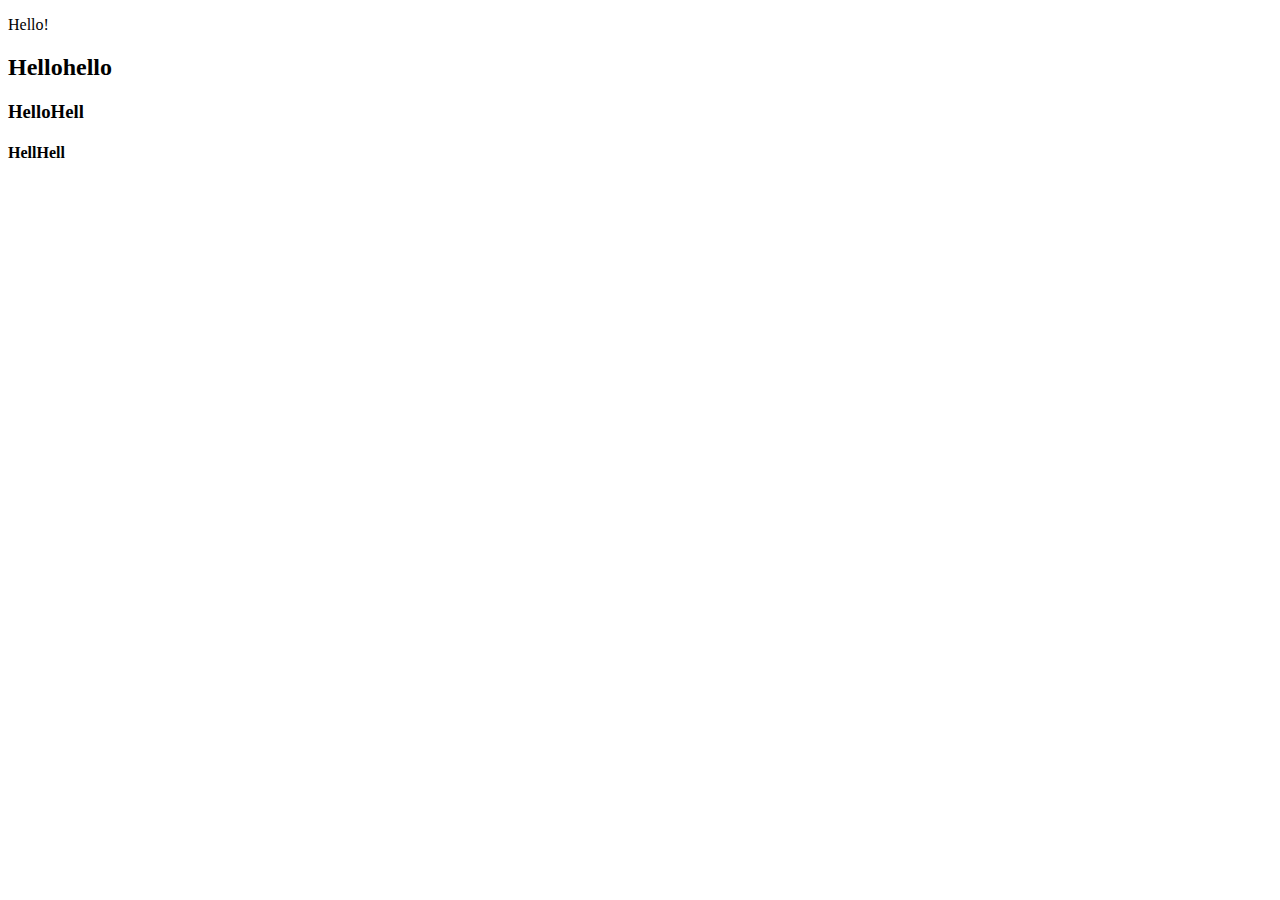
<file: index.html>
<!DOCTYPE html>
<html lang="en">
<head>
    <meta charset="UTF-8">
    <meta name="viewport" content="width=device-width, initial-scale=1.0">
    <title>Document</title>
    <link rel="stylesheet" href="">
</head>
<body>
    
    <p>Hello!</p>
    <h2>Hellohello</h2>
    <h3>HelloHell</h3>
    <h4>HellHell</h4>

    <!--<script>

        alert (1);
    </script>-->

    <script src="JS/script.js"></script>
</body>
</html>
</file>
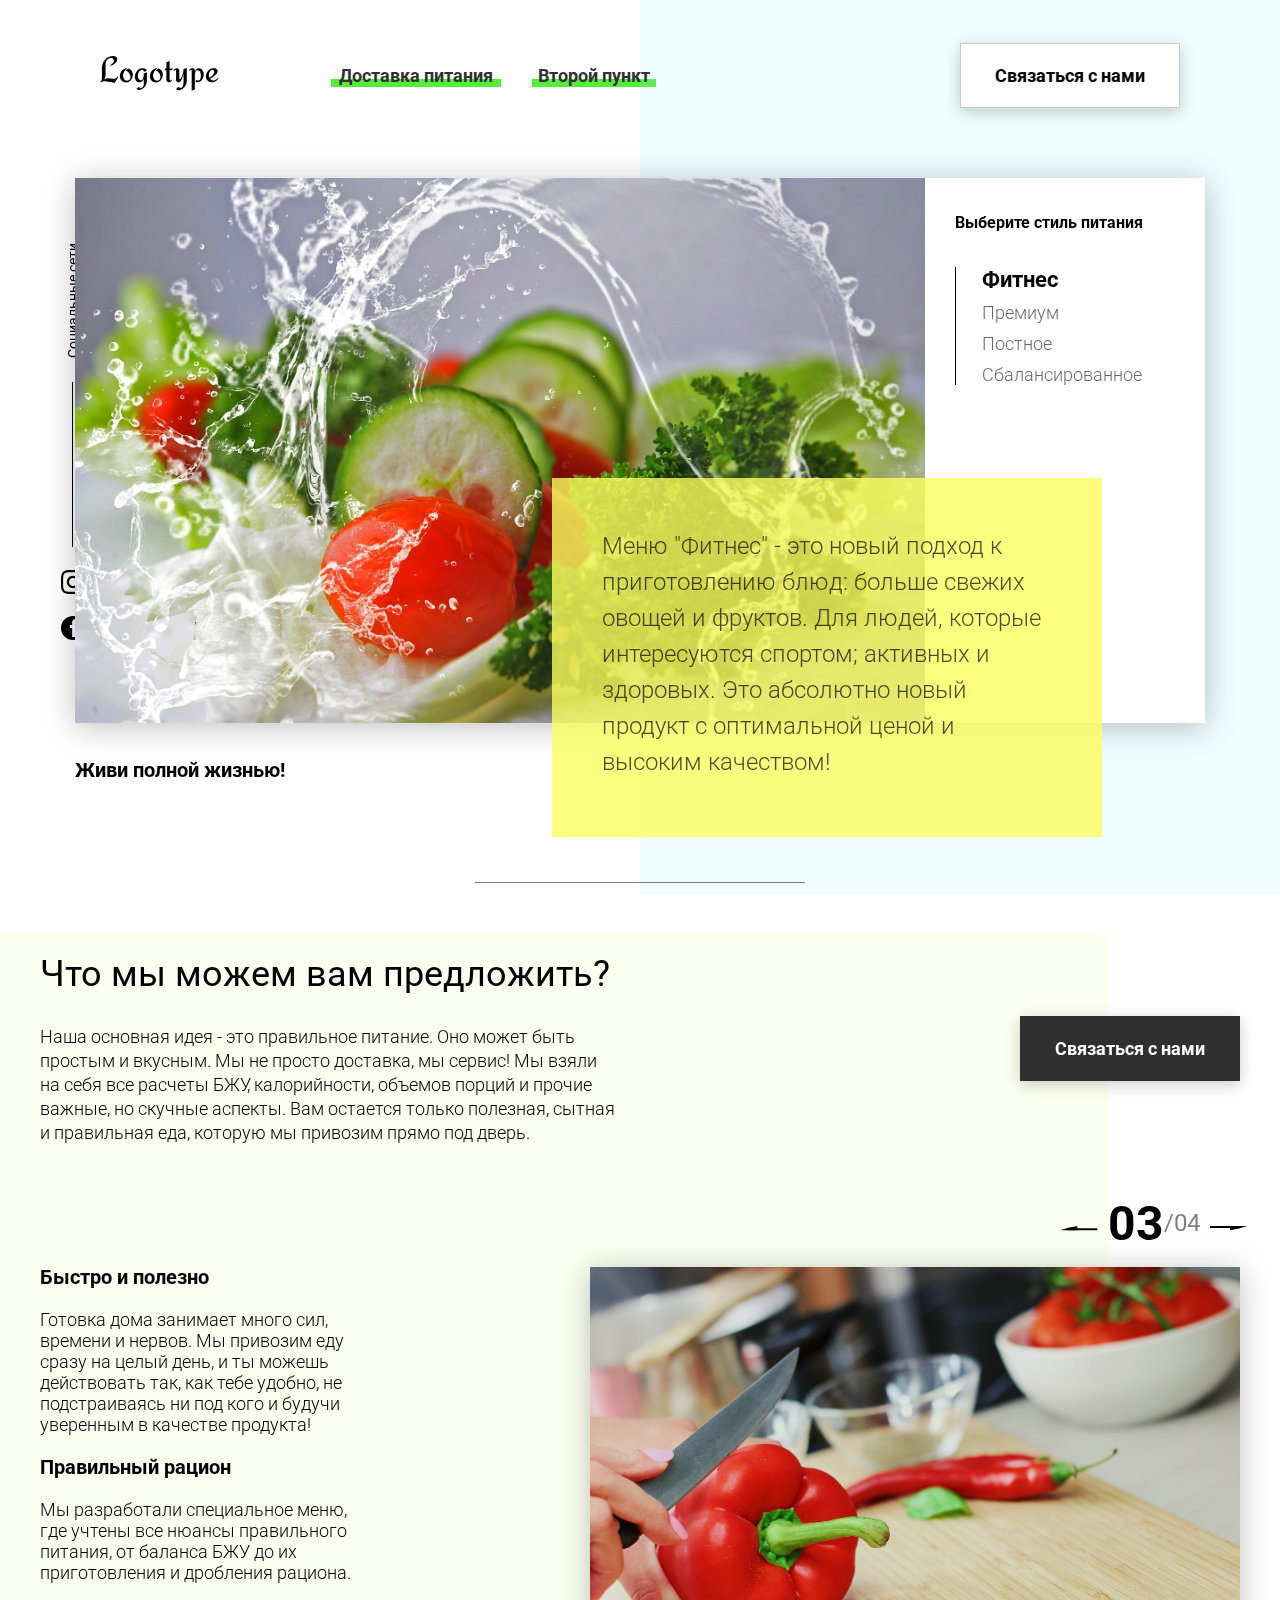
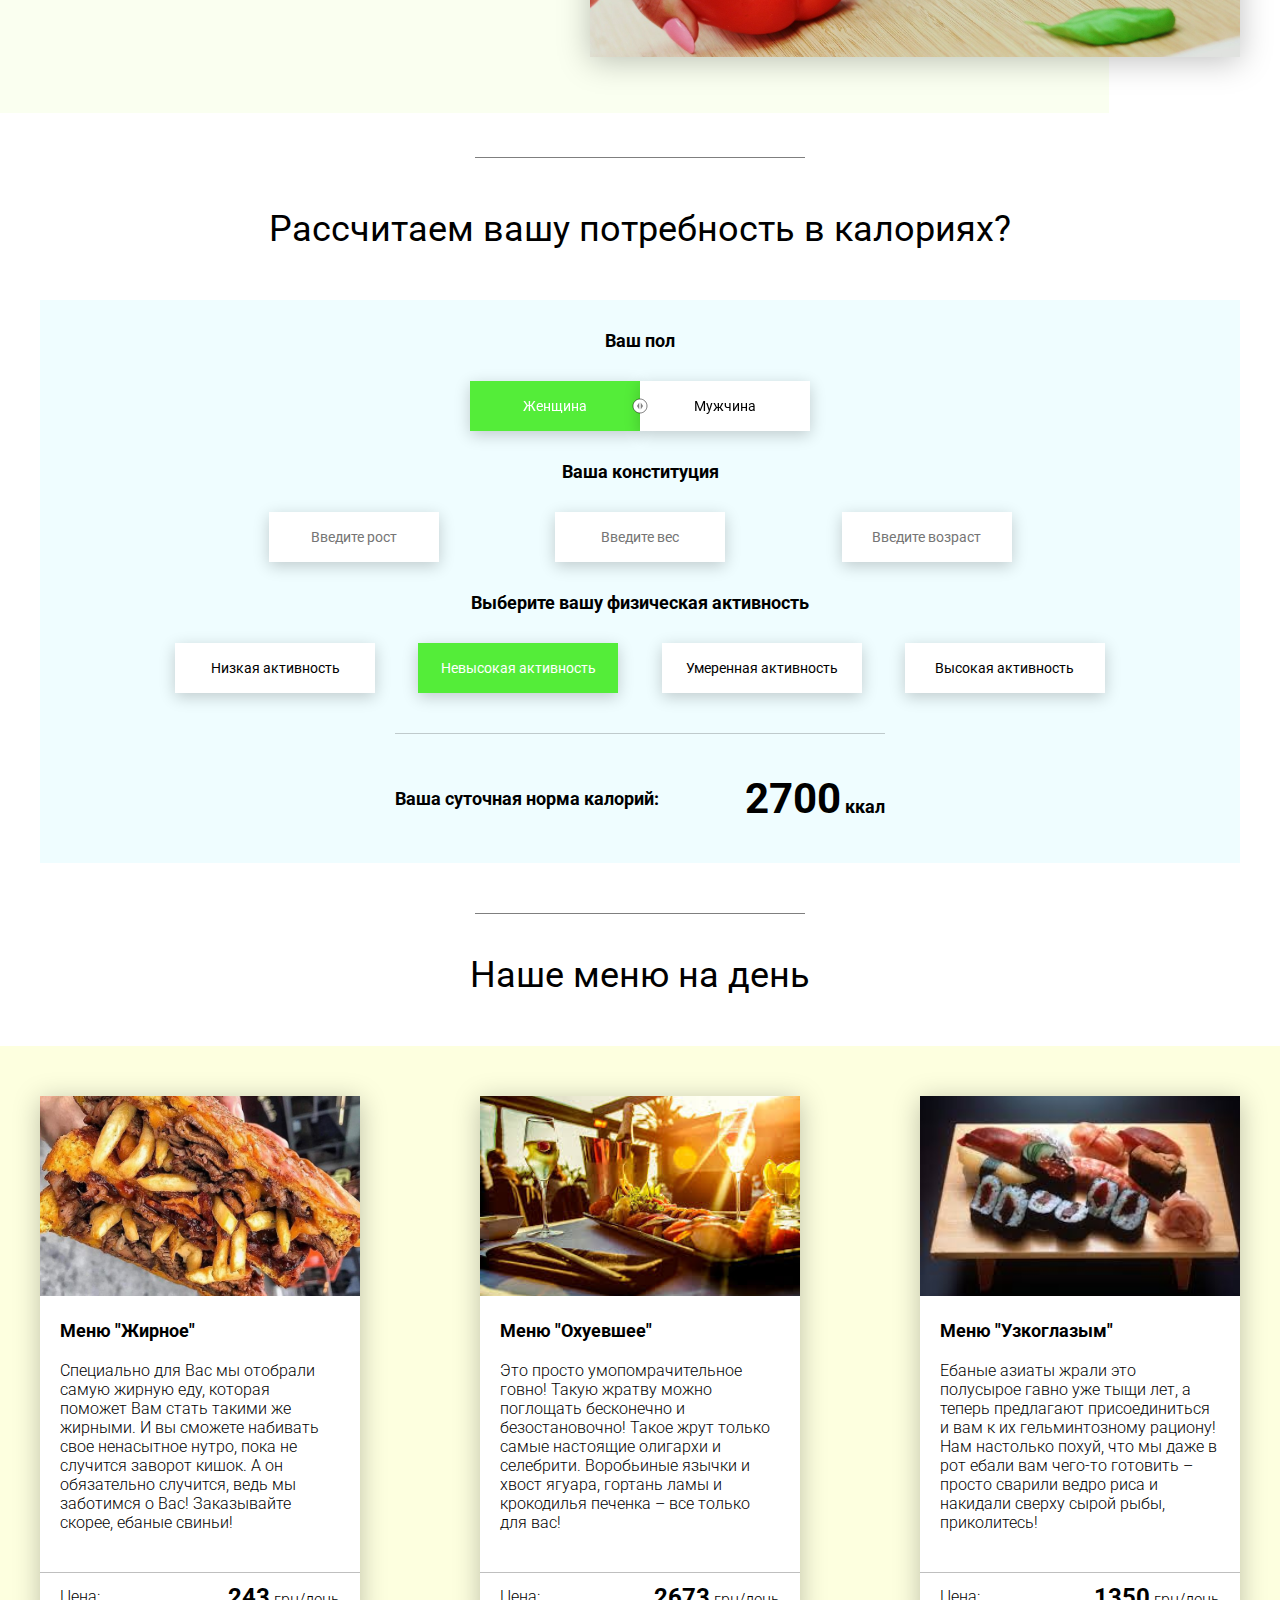
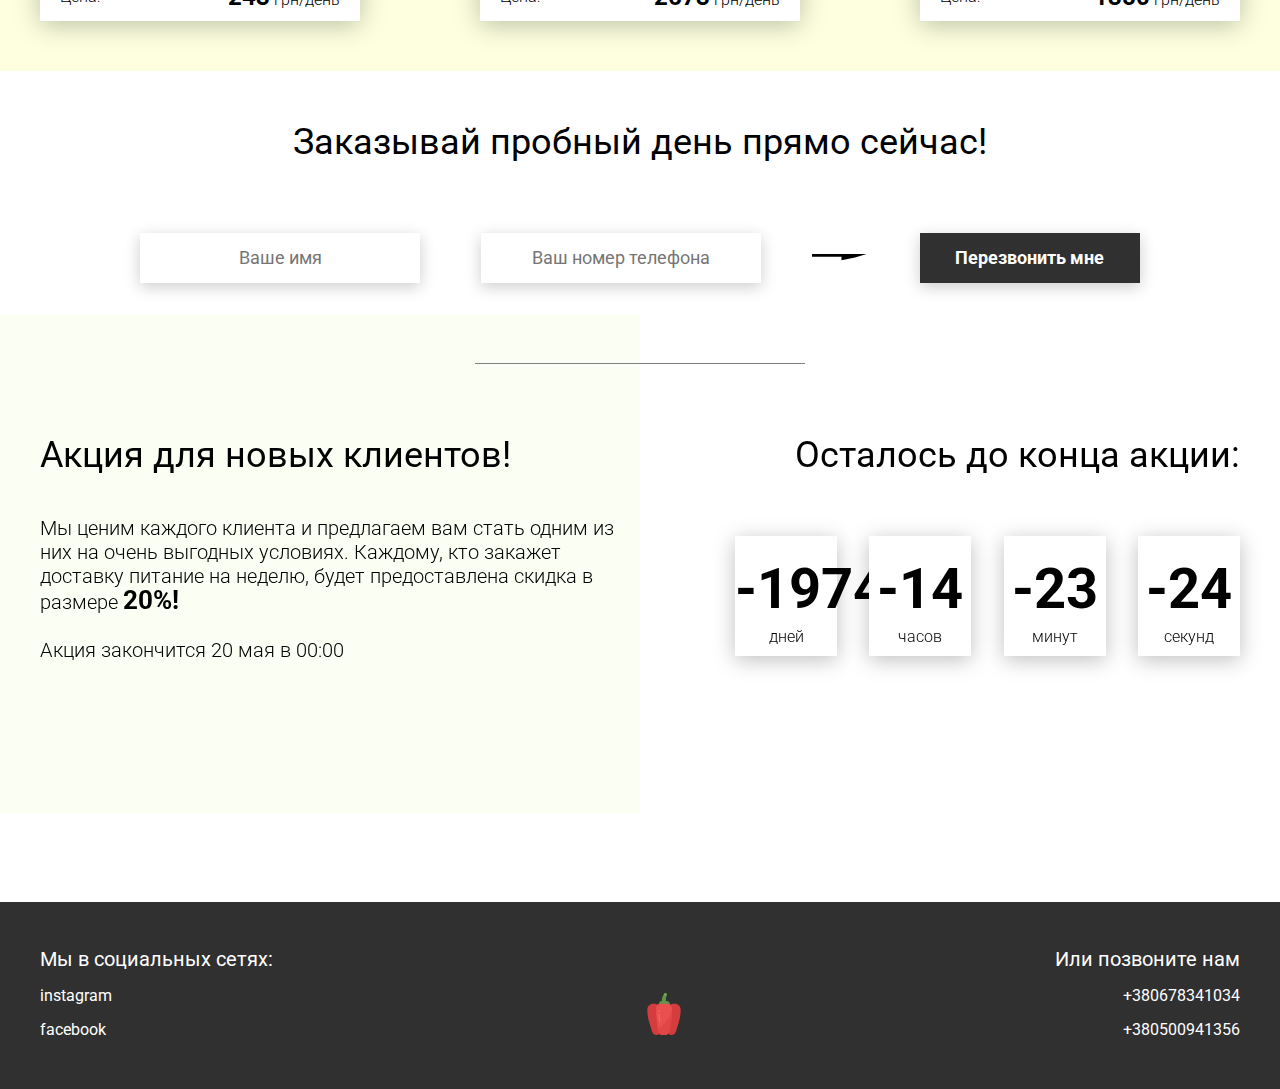
<file: 038 Food-dist/index.html>
<!DOCTYPE html>
<html lang="en">
<head>
    <meta charset="UTF-8">
    <meta name="viewport" content="width=device-width, initial-scale=1.0">
    <title>Food</title>
    <link rel="stylesheet" href="css/style.css">
</head>
<body>
    <header class="header">
        <div class="header__left-block">
            <div class="header__logo">
                <img src="icons/logo.svg" alt="Логотип">
            </div>
            <nav class="header__links">
                <a href="#" class="header__link">Доставка питания</a>
                <a href="#" class="header__link">Второй пункт</a>
            </nav>
        </div>
        <div class="header__right-block">
            <button data-modal class="btn btn_white">Связаться с нами</button>
        </div>
    </header>
    <div class="sidepanel">
        <div class="sidepanel__text"><span>Социальные сети</span></div>
        <div class="sidepanel__divider"></div>
        <a href="#" class="sidepanel__icon">
            <img src="icons/instagram.svg" alt="instagram">
        </a>
        <a href="#" class="sidepanel__icon">
            <img src="icons/facebook.svg" alt="facebook">
        </a>
    </div>

    <div class="preview">
        <div class="bgc_blue"></div>
        <div class="container">
            <div class="tabcontainer">
                <div class="tabcontent">
                    <img src="img/tabs/vegy.jpg" alt="vegy">
                    <div class="tabcontent__descr">
                        Меню "Фитнес" - это новый подход к приготовлению блюд: больше свежих овощей и фруктов. Для людей, которые интересуются спортом; активных и здоровых. Это абсолютно новый продукт с оптимальной ценой и высоким качеством!
                    </div>
                </div>
                <div class="tabcontent">
                    <img src="img/tabs/elite.jpg" alt="elite">
                    <div class="tabcontent__descr">
                        Меню “Премиум” - мы используем не только красивый дизайн упаковки, но и качественное исполнение блюд. Красная рыба, морепродукты, фрукты - ресторанное меню без похода в ресторан!                                     
                    </div>
                </div>
                <div class="tabcontent">
                    <img src="img/tabs/post.jpg" alt="post">
                    <div class="tabcontent__descr">
                        Наше специальное “Постное меню” - это тщательный подбор ингредиентов: полное отсутствие продуктов животного происхождения. Полная гармония с собой и природой в каждом элементе! Все будет Ом!                                     
                    </div>
                </div>
                <div class="tabcontent">
                    <img src="img/tabs/vegy.jpg" alt="vegy">
                    <div class="tabcontent__descr">
                        Меню "Сбалансированное" - это соответствие вашего рациона всем научным рекомендациям. Мы тщательно просчитываем вашу потребность в к/б/ж/у и создаем лучшие блюда для вас.
                    </div>
                </div>
                <div class="tabheader">
                    <h3>Выберите стиль питания</h3>
                    <div class="tabheader__items">
                        <div class="tabheader__item tabheader__item_active">Фитнес</div>
                        <div class="tabheader__item">Премиум</div>
                        <div class="tabheader__item">Постное</div>
                        <div class="tabheader__item">Сбалансированное</div>
                    </div>
                </div>
            </div>
            <div class="preview__life">Живи полной жизнью!</div>
        </div>
    </div>

    <div class="divider"></div>

    <div class="offer">
        <div class="bgc_y"></div>
        <div class="container">
            <div class="offer__text">
                <h2 class="title">Что мы можем вам предложить?</h2>
                <div class="offer__descr">
                    Наша основная идея - это правильное питание. Оно может быть простым и вкусным. Мы не просто доставка, мы сервис! Мы взяли на себя все расчеты БЖУ, калорийности, объемов порций и прочие важные, но скучные аспекты. Вам остается только полезная, сытная и правильная еда, которую мы привозим прямо под дверь.
                </div>
            </div>
            <div class="offer__action">
                <button data-modal class="btn btn_dark">Связаться с нами</button>
            </div>
        </div>
        <div class="container">
            <div class="offer__advantages">
                <h2>Быстро и полезно</h2>
                <div class="offer__advantages-text">
                    Готовка дома занимает много сил, времени и нервов. Мы привозим еду сразу на целый день, и ты можешь действовать так, как тебе удобно, не подстраиваясь ни под кого и будучи уверенным в качестве продукта!
                </div>
                <h2>Правильный рацион</h2>
                <div class="offer__advantages-text">
                    Мы разработали специальное меню, где учтены все нюансы правильного питания, от баланса БЖУ до их приготовления и дробления рациона.
                </div>
            </div>
            <div class="offer__slider">
                <div class="offer__slider-counter">
                    <div class="offer__slider-prev">
                        <img src="icons/left.svg" alt="prev">
                    </div>
                    <span id="current">03</span>
                    /
                    <span id="total">04</span>
                    <div class="offer__slider-next">
                        <img src="icons/right.svg" alt="next">
                    </div>
                </div>
                <div class="offer__slider-wrapper">
                    <div class="offer__slide">
                        <img src="img/slider/pepper.jpg" alt="pepper">
                    </div>
                    <!-- <div class="offer__slide">
                        <img src="img/slider/food-12.jpg" alt="food">
                    </div>
                    <div class="offer__slide">
                        <img src="img/slider/olive-oil.jpg" alt="oil">
                    </div>
                    <div class="offer__slide">
                        <img src="img/slider/paprika.jpg" alt="paprika">
                    </div> -->
                </div>
            </div>
        </div>
    </div>

    <div class="divider"></div>

    <div class="calculating">
        <div class="container">
            <h2 class="title">Рассчитаем вашу потребность в калориях?
            </h2>
            <div class="calculating__field">
                <div class="calculating__subtitle">
                    Ваш пол
                </div>
                <div class="calculating__choose" id="gender">
                    <div class="calculating__choose-item calculating__choose-item_active">Женщина</div>
                    <div class="calculating__choose-item">Мужчина</div>
                </div>

                <div class="calculating__subtitle">
                    Ваша конституция
                </div>
                <div class="calculating__choose calculating__choose_medium">
                    <input type="text" id="height" placeholder="Введите рост" class="calculating__choose-item">
                    <input type="text" id="weight" placeholder="Введите вес"  class="calculating__choose-item">
                    <input type="text" id="age" placeholder="Введите возраст" class="calculating__choose-item">
                </div>

                <div class="calculating__subtitle">
                    Выберите вашу физическая активность
                </div>
                <div class="calculating__choose calculating__choose_big">
                    <div id="low" class="calculating__choose-item">Низкая активность </div>
                    <div id="small"  class="calculating__choose-item calculating__choose-item_active">Невысокая активность</div>
                    <div id="medium" class="calculating__choose-item">Умеренная активность</div>
                    <div id="high" class="calculating__choose-item">Высокая активность</div>
                </div>

                <div class="calculating__divider"></div>

                <div class="calculating__total">
                    <div class="calculating__subtitle">
                        Ваша суточная норма калорий:
                    </div>
                    <div class="calculating__result">
                        <span>2700</span> ккал
                    </div>
                </div>
            </div>
        </div>
    </div>

    <div class="divider"></div>

    <div class="menu">
        <h2 class="title">Наше меню на день</h2>

        <div class="menu__field">
            <div data-menu class="container">
                <!-- <div class="menu__item">
                    <img src="img/tabs/vegy.jpg" alt="vegy">
                    <h3 class="menu__item-subtitle">Меню "Фитнес"</h3>
                    <div class="menu__item-descr">Меню "Фитнес" - это новый подход к приготовлению блюд: больше свежих овощей и фруктов. Продукт активных и здоровых людей. Это абсолютно новый продукт с оптимальной ценой и высоким качеством!</div>
                    <div class="menu__item-divider"></div>
                    <div class="menu__item-price">
                        <div class="menu__item-cost">Цена:</div>
                        <div class="menu__item-total"><span>229</span> грн/день</div>
                    </div>
                </div>
                <div class="menu__item">
                    <img src="img/tabs/elite.jpg" alt="elite">
                    <h3 class="menu__item-subtitle">Меню “Премиум”</h3>
                    <div class="menu__item-descr">В меню “Премиум” мы используем не только красивый дизайн упаковки, но и качественное исполнение блюд. Красная рыба, морепродукты, фрукты - ресторанное меню без похода в ресторан!</div>
                    <div class="menu__item-divider"></div>
                    <div class="menu__item-price">
                        <div class="menu__item-cost">Цена:</div>
                        <div class="menu__item-total"><span>550</span> грн/день</div>
                    </div>
                </div>
                <div class="menu__item">
                    <img src="img/tabs/post.jpg" alt="post">
                    <h3 class="menu__item-subtitle">Меню "Постное"</h3>
                    <div class="menu__item-descr">Меню “Постное” - это тщательный подбор ингредиентов: полное отсутствие продуктов животного происхождения, молоко из миндаля, овса, кокоса или гречки, правильное количество белков за счет тофу и импортных вегетарианских стейков. </div>
                    <div class="menu__item-divider"></div>
                    <div class="menu__item-price">
                        <div class="menu__item-cost">Цена:</div>
                        <div class="menu__item-total"><span>430</span> грн/день</div>
                    </div> -->
                </div>
            </div>
        </div>
    </div>

    <div class="order">
        <div class="container">
            <div class="title">Заказывай пробный день прямо сейчас!</div>
            <form action="#" class="order__form">
                <input required placeholder="Ваше имя" name="name" type="text" class="order__input">
                <input required placeholder="Ваш номер телефона" name="phone" type="phone" class="order__input">
                <img src="icons/right.svg" alt="right">
                <button class="btn btn_dark btn_min">Перезвонить мне</button>
            </form>
        </div>
    </div>

    <div class="divider"></div>

    <div class="promotion">
        <div class="bgc_y"></div>
        <div class="container">
            <div class="promotion__text">
                <div class="title">Акция для новых клиентов!</div>
                <div class="promotion__descr">
                    Мы ценим каждого клиента и предлагаем вам стать одним из них на очень выгодных условиях. 
                    Каждому, кто закажет доставку питание на неделю, будет предоставлена скидка в размере <span>20%!</span>
                    <br><br>
                    Акция закончится 20 мая в 00:00
                </div>
            </div>
            <div class="promotion__timer">
                <div class="title">Осталось до конца акции:</div>
                <div class="timer">
                    <div class="timer__block">
                        <span id="days">12</span>
                        дней
                    </div>
                    <div class="timer__block">
                        <span id="hours">20</span>
                        часов
                    </div>
                    <div class="timer__block">
                        <span id="minutes">56</span>
                        минут
                    </div>
                    <div class="timer__block">
                        <span id="seconds">20</span>
                        секунд
                    </div>
                </div>
            </div>
        </div>
    </div>

    <footer class="footer">
        <div class="container">
            <div class="social">
                <div class="subtitle">Мы в социальных сетях:</div>
                <a href="#" class="link">instagram</a>
                <a href="#" class="link">facebook</a>
            </div>
            <div class="pepper">
                <img src="icons/veg.svg" alt="pepper">
            </div>
            <div class="call">
                <div class="subtitle">Или позвоните нам</div>
                <a href="#" class="link">+380678341034</a>
                <a href="#" class="link">+380500941356</a>
            </div>
        </div>
    </footer>

    <div class="modal">
        <div class="modal__dialog">
            <div class="modal__content">
                <form action="#">
                    <div data-close class="modal__close">&times;</div>
                    <div class="modal__title">Мы свяжемся с вами как можно быстрее!</div>
                    <input required placeholder="Ваше имя" name="name" type="text" class="modal__input">
                    <input required placeholder="Ваш номер телефона" name="phone" type="phone" class="modal__input">
                    <button class="btn btn_dark btn_min">Перезвонить мне</button>
                </form>
            </div>
        </div>
    </div>

    <script src="js/script.js"></script>
</body>
</html>
</file>
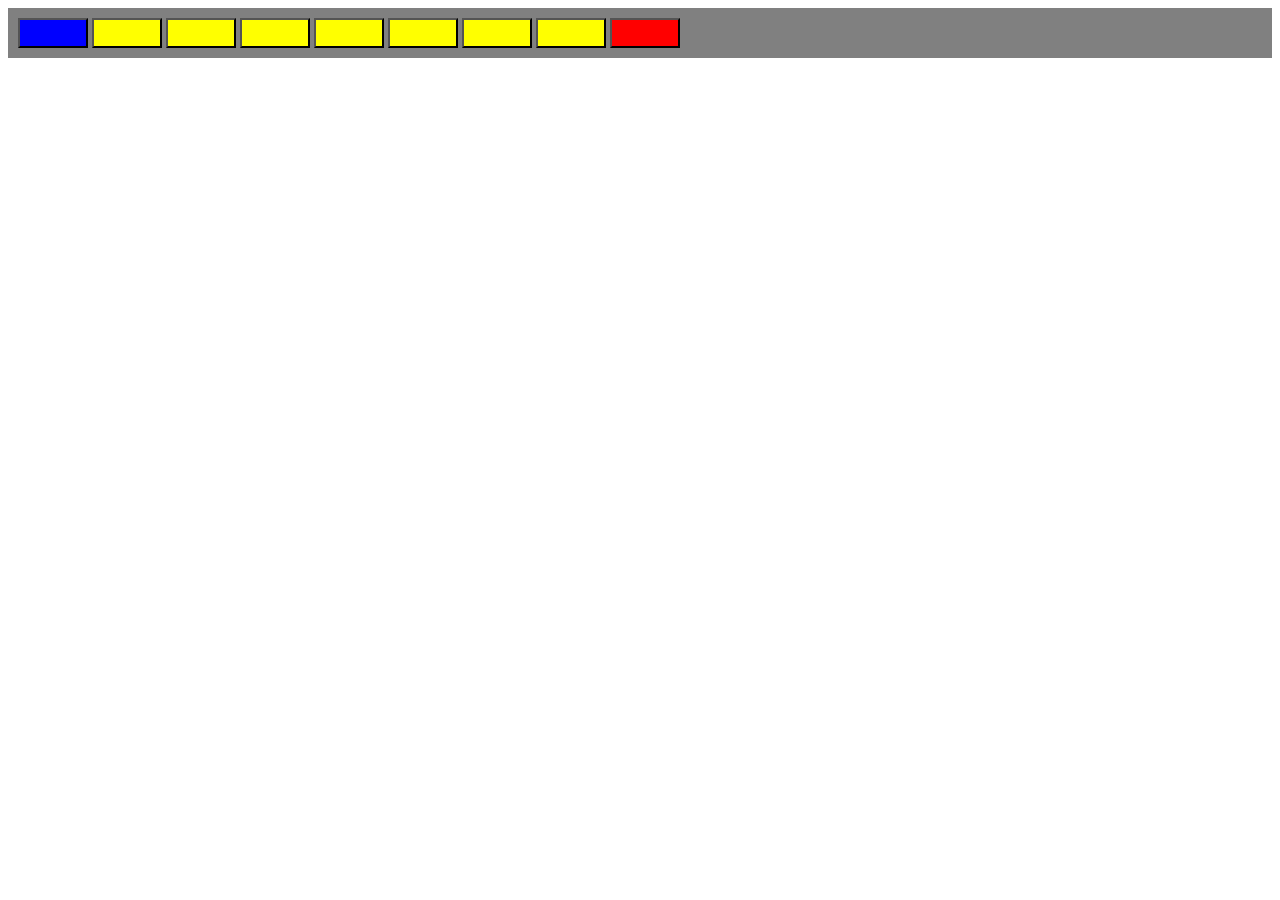
<file: module2/index.html>
<!DOCTYPE html>
<html lang="en">
<head>
    <meta charset="UTF-8">
    <meta http-equiv="X-UA-Compatible" content="IE=edge">
    <meta name="viewport" content="width=device-width, initial-scale=1.0">
    <title>Document</title>
    <link rel="stylesheet" href="style.css">
</head>
<body>
    <div id="first" class="btn-block">
        <button class="blue some"></button>
        <button></button>
        <button></button>
        <button></button>
        <button></button>
        <button></button>
        <button></button>
        <button></button>
    </div>

    <script src="script.js"></script>
</body>
</html>
</file>
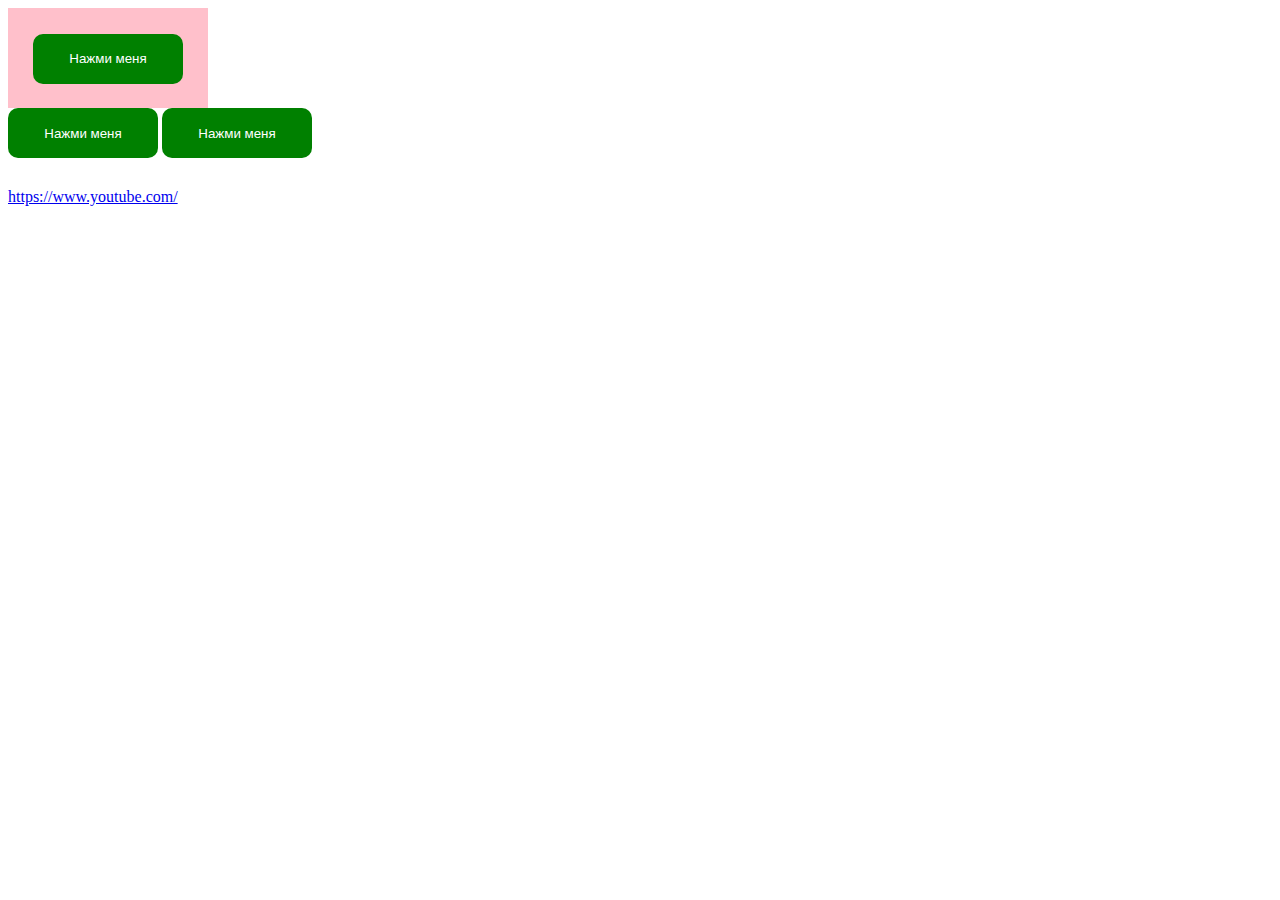
<file: preview/index.html>
<!DOCTYPE html>
<html lang="ru">
  <head>
		<meta charset="utf-8">
		<meta http-equiv="X-UA-Compatible" content="IE=edge">
		<title>JavaScript</title>
		<link rel="stylesheet" href="css.css">
  </head>
  <body>
	  	<div class="overlay">
			<button id="btn">Нажми меня</button>
		  </div>
		<button >Нажми меня</button>
		<button>Нажми меня</button>

    	<a href="https://www.youtube.com/">https://www.youtube.com/</a>

		<script src="script.js"></script>
  </body>
</html>
</file>
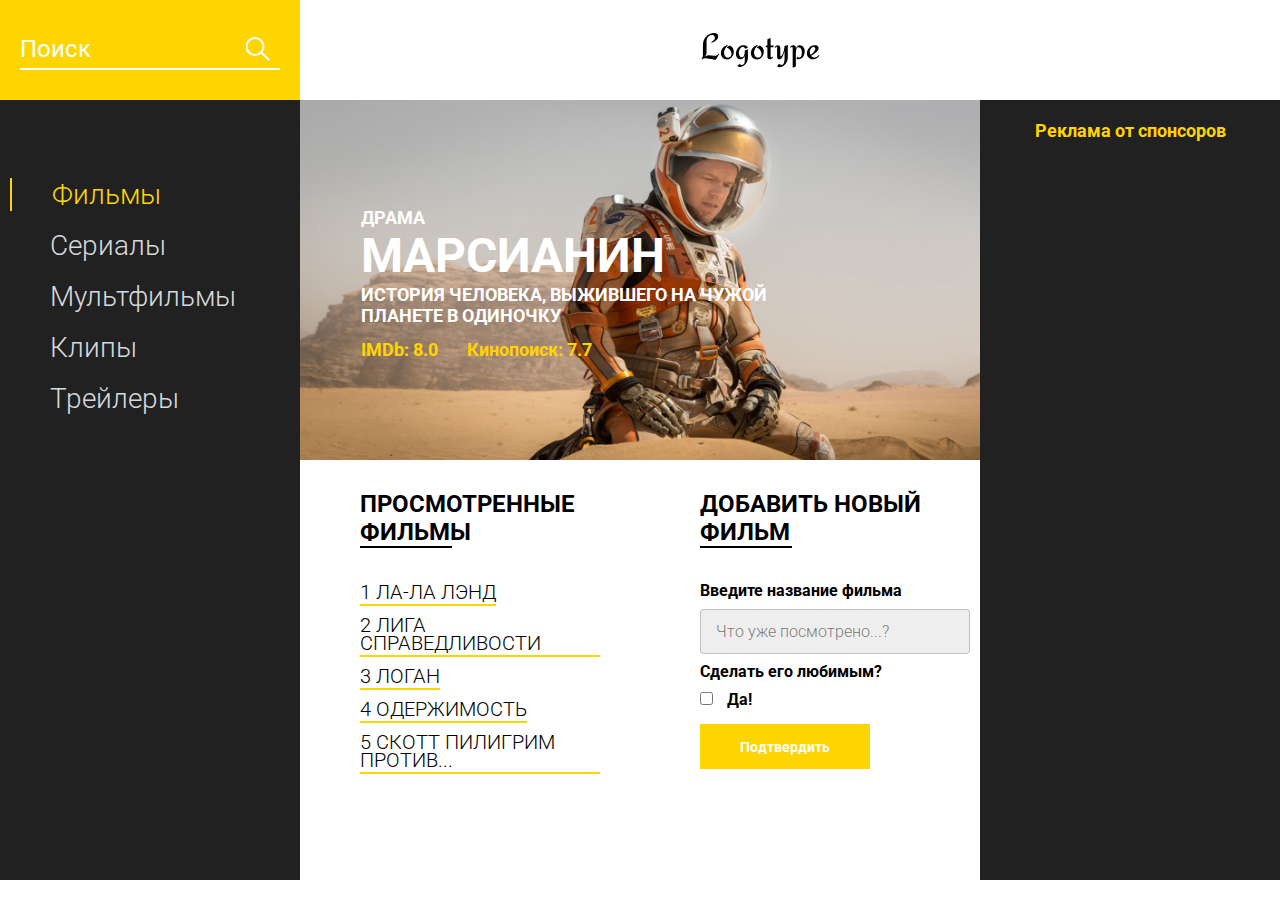
<file: project/index.html>
<!DOCTYPE html>
<html lang="en">
<head>
    <meta charset="UTF-8">
    <meta name="viewport" content="width=device-width, initial-scale=1.0">
    <title>Movie DB</title>
    <link href="https://fonts.googleapis.com/css?family=Roboto:300,400,700&display=swap&subset=cyrillic-ext" rel="stylesheet">
    <link rel="stylesheet" href="css/style.min.css">
</head>
<body>
    <header class="header">
        <div class="header__search">
            <form action="#">
                <input type="text" placeholder="Поиск">
            </form>
        </div>
        <div class="header__logo">
            <img src="icons/Logotype.svg" alt="logo">
        </div>
    </header>
    <main class="promo">
        <div class="promo__menu">
            <nav class="promo__menu-list">
                <ul>
                    <li><a class="promo__menu-item promo__menu-item_active" href="#">Фильмы</a></li>
                    <li><a class="promo__menu-item" href="#">Сериалы</a></li>
                    <li><a class="promo__menu-item" href="#">Мультфильмы</a></li>
                    <li><a class="promo__menu-item" href="#">Клипы</a></li>
                    <li><a class="promo__menu-item" href="#">Трейлеры</a></li>
                </ul>
            </nav>
        </div>
        <div class="promo__content">
            <div class="promo__bg">
                <div class="promo__genre">КОМЕДИЯ</div>
                <div class="promo__title">МАРСИАНИН</div>
                <div class="promo__descr">ИСТОРИЯ ЧЕЛОВЕКА, ВЫЖИВШЕГО НА ЧУЖОЙ ПЛАНЕТЕ В ОДИНОЧКУ</div>
                <div class="promo__ratings">
                    <span>IMDb: 8.0</span>
                    <span>Кинопоиск: 7.7</span>
                </div>
            </div>
            <div class="promo__interactive">
                <div>
                    <div class="promo__interactive-title">ПРОСМОТРЕННЫЕ ФИЛЬМЫ</div>
                    <ul class="promo__interactive-list">
                        <li class="promo__interactive-item">ЛОГАН
                            <div class="delete"></div>
                        </li>
                        <li class="promo__interactive-item">ЛИГА СПРАВЕДЛИВОСТИ
                            <div class="delete"></div>
                        </li>
                        <li class="promo__interactive-item">ЛА-ЛА ЛЭНД
                            <div class="delete"></div>
                        </li>
                        <li class="promo__interactive-item">ОДЕРЖИМОСТЬ
                            <div class="delete"></div>
                        </li>
                        <li class="promo__interactive-item">СКОТТ ПИЛИГРИМ ПРОТИВ...
                            <div class="delete"></div>
                        </li>
                    </ul>
                </div>
                <div>
                    <form class="add">
                        <div class="promo__interactive-title">ДОБАВИТЬ НОВЫЙ ФИЛЬМ</div>
                        <span>Введите название фильма</span>
                        <input class="adding__input" type="text" placeholder="Что уже посмотрено...?">
                        <span>Сделать его любимым?</span>
                        <input type="checkbox">
                        <span class="yes">Да!</span>
                        <button>Подтвердить</button>
                    </form>
                </div>
            </div>
        </div>
        <div class="promo__adv">
            <div class="promo__adv-title">Реклама от спонсоров</div>
            <img src="img/content_1.jpg" alt="some picture">
            <img src="img/content_2.jpg" alt="some picture">
            <img src="img/content_3.png" alt="some picture">
        </div>
    </main>

    <script src="033script.js"></script>
</body>
</html>
</file>
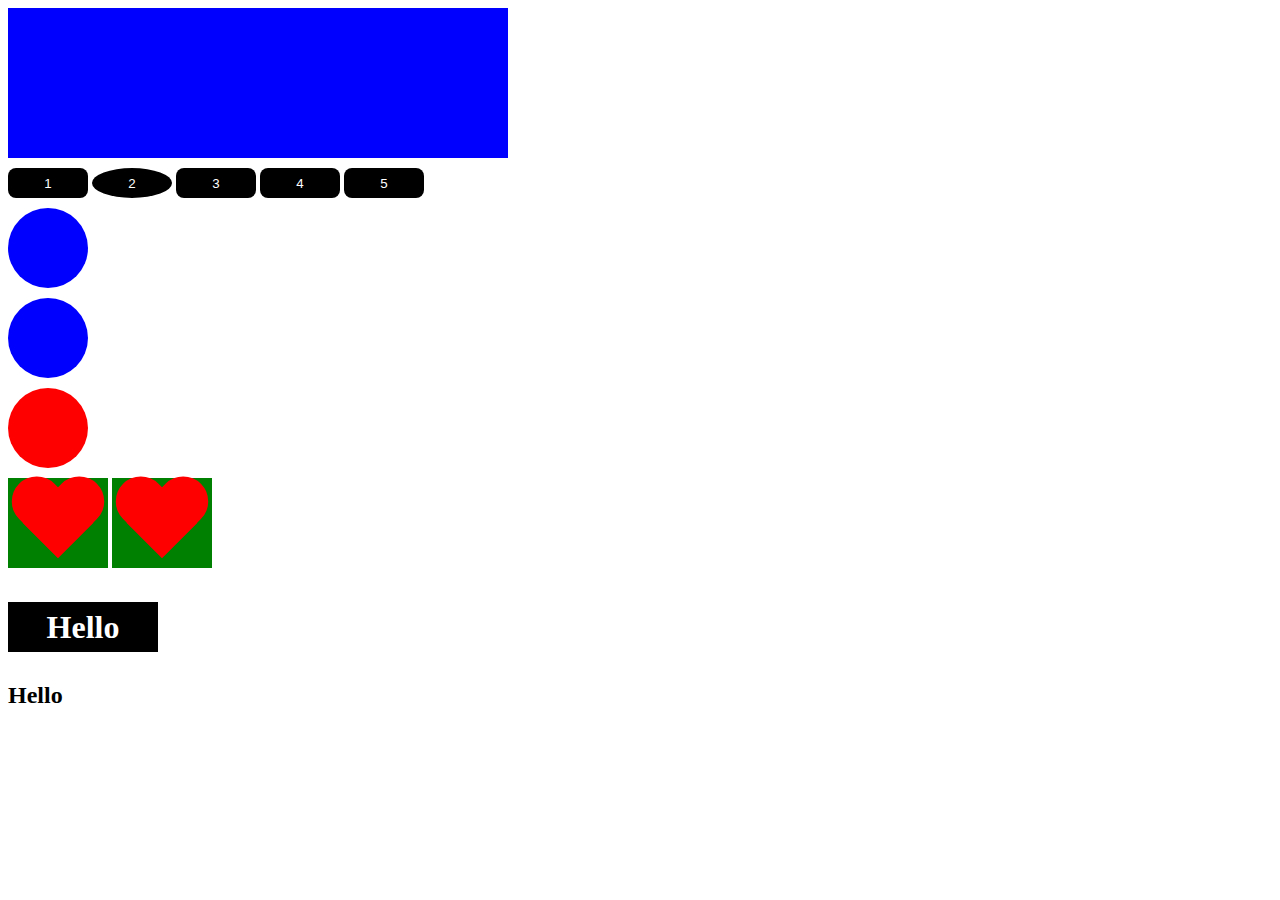
<file: VZ/index.html>
<!DOCTYPE html>
<html lang="ru">
	<head>
		<meta charset="utf-8">
		<meta http-equiv="X-UA-Compatible" content="IE=edge">
		<title>JavaScript</title>
		<link rel="stylesheet" href="css/style.css">
	</head>
	<body>
		<div class="box" id="box"></div>
		<button>1</button>
		<button>2</button>
		<button>3</button>
		<button>4</button>
		<button>5</button>

		<div class="circle"></div>
		<div class="circle"></div>
		<div class="circle"></div>

		<div class="wrapper">
			<div class="heart"></div>
			<div class="heart"></div>
            <div class="heart"></div>
            
		</div>

		<script src="js/script.js"></script>
	</body>
</html>
</file>
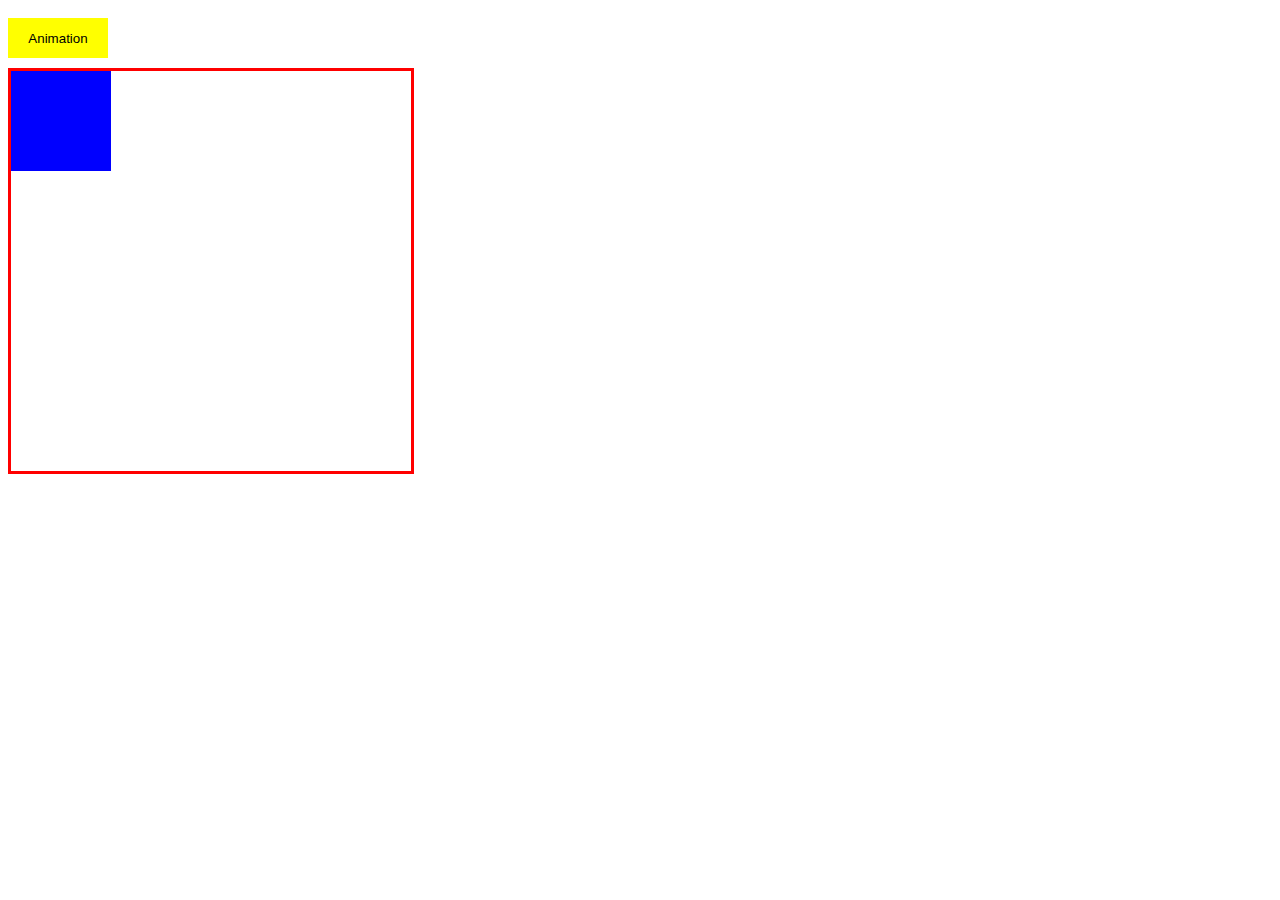
<file: module2/039 index.html>
<!DOCTYPE html>
<html lang="ru">
  <head>
    <meta charset="utf-8">
    <meta http-equiv="X-UA-Compatible" content="IE=edge">
   	<title>Java Script</title>
   	<link rel="stylesheet" href="039 styles.css">
  </head>
  <body>
    <button class="btn">Animation</button>
    <div class="wrapper">
        <div class="box"></div>
    </div>

	<script src="040script.js"></script>
  </body>
</html>
</file>
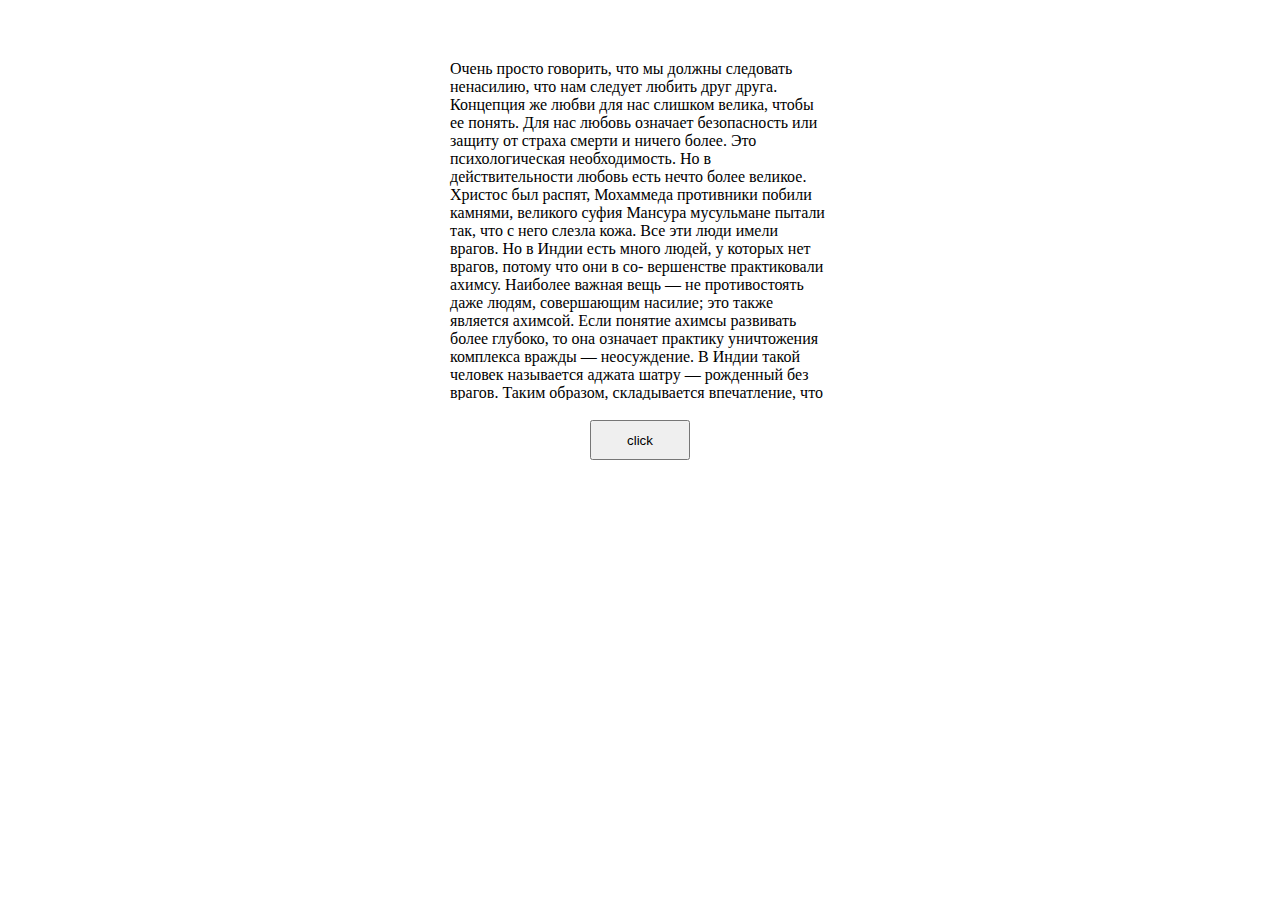
<file: module2/042index.html>
<!DOCTYPE html>
<html lang="en">
<head>
    <meta charset="UTF-8">
    <meta http-equiv="X-UA-Compatible" content="IE=edge">
    <meta name="viewport" content="width=device-width, initial-scale=1.0">
    <title>Document</title>
    <link rel="stylesheet" href="042styles.css">
</head>
<body>
<div class='box'>
        Очень просто говорить, что мы должны следовать ненасилию, что нам следует любить друг друга. Концепция же любви для нас слишком велика, чтобы ее понять. Для нас любовь означает безопасность или защиту от страха смерти и ничего более. Это психологическая необходимость. Но в действительности любовь есть нечто более великое. Христос был распят, Мохаммеда противники побили камнями, великого суфия Мансура мусульмане пытали так, что с него слезла кожа. Все эти люди имели врагов. Но в Индии есть много людей, у которых нет врагов, потому что они в со-
вершенстве практиковали ахимсу. Наиболее важная вещь — не противостоять даже людям, совершающим насилие; это также является ахимсой. Если понятие ахимсы развивать более глубоко, то она означает практику уничтожения комплекса вражды — неосуждение. В Индии такой человек называется аджата шатру — рожденный без врагов.

Таким образом, складывается впечатление, что великие святые и пророки не были твердо установлены в ахимсе. Например, Будда, Господь Кришна, Шанкара противостояли другим школам философии и критиковали их. Логика же йоги говорит, что ахимса должна практиковаться в полном виде. Это должен быть величественный путь, когда достойно принимается все, что в обществе считается неправильным. Вот что означает сатьяграха. Итак, сутра означает, что когда последователь твердо стоит на позиции ахимсы, когда даже последний след враждебности стерт, душа раскрывает себя изнутри в некоей магнетической форме. Эта магнетическая форма называется вайрагьягах, т. е. отказ от враждебности. Таким образом, следует отказаться от убийства [всех] живых существ. [В этом смысле] в Индии известен знаменитый культ ахимсы в джайнизме.
35. При утверждении [йогина] в ненасилии в его присутствии исчезает
враждебность. (перевод с санскрита Е.П.Островской и В.И.Рудого)

35. В присутствии утвердившегося в непричинении вреда прекращается
всякая вражда [в других].(перевод с санскрита Свами Вивекананды)

35. Утвердившийся в непричинении вреда способен подавить неприязнь к
себе [в любом живом существе]. (перевод с санскрита А.Фалькова)

35. Когда человек утвердился в ненасилии (ахимсе), враждебность
ослабевает в его присутствии.(перевод с санскрита К.Свенссон)

Комментарии к Йога-сутрам Свами Сатьянанды Сарасвати

Сутра 35: Плоды (I) ахимсы

Ahimsap̱ ratist̤ hay̱ am̱ tatsannidhau vairatyag̱ ah
Ahimsa̱ — ненасилие;
pratis̤tha̱ya̱m — будучи прочно установленным;
tatsannidhau — в этой окрестности;
vaira — враждебность;
tya̱gah — отказ.
При прочном утверждении в ахимсе имеет место отказ от враж-
дебности в его [йога] окрестности.

Ахимса означает любовь, безвредность, неубийство, ненасилие. Она означает отсутствие неприязни, враждебности и [желания нанесения] вреда. Духовному последователю под ахимсой следует понимать отсутствие любого вредного намерения, каким бы оно ни было. Пратиштха означает быть твердо установленным. Когда кто-то установлен в ахимсе, в нем развивается некий вид магнетизма, который оказывает влияние на любого, кто к нему приближается.

Он становится свободен от настоящей опасности — комплекса вражды, т. е. насилия и враждебности. В индийской истории существует много великих людей, которые могли преображать даже наиболее грубые и дьявольские сердца. [Вместе с тем] Махатма Ганди, [например], который был предан ахимсе и не питал какой-либо недоброжелательности, также имел врагов, и в конце концов он был застрелен. Это показывает, как трудно практиковать ахимсу [в совершенстве]. Господь Будда развил практику ахимсы настолько сильно, что преображал любую грубую личность в добросердечного человека. Однажды он столкнулся с грубым дакойтом (разбойником), который пришел убить его, и одним простым взглядом [Будды] дакойт был преображен. В ашраме Патанджали корова, коза и тигр могли жить, есть и пить вместе, благодаря высшей стадии ахимсы, практикуемой [обитателями ашрама].
    </div>

<button class='button'>
    click
</button>
    <script src="042script.js">

    </script>
</body>
</html>
</file>
<file: 038 Food-dist/css/style.css>
@import url(https://fonts.googleapis.com/css?family=Roboto:300,400,700&display=swap&subset=cyrillic-ext);*{box-sizing:border-box;margin:0;padding:0;font-family:Roboto,sans-serif}a{text-decoration:none}.btn{width:220px;height:65px;display:flex;justify-content:center;align-items:center;background-color:#fff;font-size:18px;font-weight:700;border:1px solid rgba(0,0,0,.2);box-shadow:0 4px 15px rgba(0,0,0,.2);cursor:pointer;transition:.3s all;outline:0}.btn_white{background-color:#fff}.btn_dark{background-color:#303030;color:#fff;border:none}.btn_min{height:50px}.btn:hover{box-shadow:0 4px 30px rgba(0,0,0,.3)}.container{max-width:1200px;margin:0 auto}.divider{width:330px;height:1px;margin:0 auto;background-color:rgba(0,0,0,.5)}.title{font-size:36px;font-weight:400}.header{display:flex;justify-content:space-between;align-items:center;height:150px;padding:0 100px}.header__left-block{display:flex;justify-content:space-between;min-width:550px}.header__logo{max-width:170px}.header__logo img{width:100%}.header__links{display:flex;align-items:center}.header__link{position:relative;margin-right:45px;font-weight:700;font-size:18px;color:#303030}.header__link:after{content:'';position:absolute;display:block;width:110%;left:-5%;bottom:-1px;z-index:-1;height:8px;background:#54ed39}.header__link:last-child{margin-right:0}.sidepanel{position:fixed;left:60px;top:240px;height:400px;width:25px;display:flex;flex-direction:column;justify-content:space-between;align-items:center}.sidepanel__text{width:120px;height:120px;font-size:14px}.sidepanel__text span{display:flex;transform:rotate(-90deg) translateX(-50px)}.sidepanel__divider{width:1px;height:165px;background-color:#000}.sidepanel__icon{width:24px;height:24px}.sidepanel__icon img{width:100%}.preview{padding:28px 0 100px 0;position:relative}.preview__life{font-weight:700;font-size:20px;margin-left:35px;margin-top:35px}.bgc_blue{position:absolute;right:0;top:-155px;width:50vw;height:900px;background:rgba(146,242,255,.15);z-index:-1}.tabcontainer{display:flex;width:1130px;margin:0 auto;box-shadow:0 4px 30px rgba(0,0,0,.25)}.tabcontent{width:850px;position:relative}.tabcontent img{width:100%;height:100%;object-fit:cover}.tabcontent__descr{position:absolute;top:300px;right:-177px;width:550px;height:359px;background:rgba(251,254,93,.8);padding:50px;font-size:24px;font-weight:300;line-height:36px;color:rgba(0,0,0,.7)}.tabheader{width:280px;padding:35px 30px;background-color:#fff}.tabheader h3{font-weight:700;font-size:16px}.tabheader__items{margin-top:35px;padding-left:26px;border-left:1px solid #000}.tabheader__item{font-weight:700;font-size:18px;font-weight:300;margin-top:10px;color:rgba(0,0,0,.6);cursor:pointer;transition:.3s all}.tabheader__item_active{color:#000;font-size:22px;font-weight:700}.offer{padding:70px 0 100px 0;position:relative}.offer .container{display:flex;justify-content:space-between}.offer .bgc_y{position:absolute;width:1109px;height:780px;background:rgba(243,255,222,.45);z-index:-1;top:50px}.offer__text{width:580px}.offer__descr{font-size:18px;margin-top:30px;font-weight:300;line-height:24px}.offer__action{display:flex;align-items:center;justify-content:flex-end}.offer__advantages{width:330px;margin-top:50px}.offer__advantages h2{font-weight:700;font-size:20px;margin-top:20px}.offer__advantages h2:first-child{margin-top:70px}.offer__advantages-text{margin-top:20px;font-size:18px;font-weight:300;line-height:21px}.offer__slider{width:650px;margin-top:50px;display:flex;flex-direction:column;align-items:flex-end}.offer__slider-counter{display:flex;width:180px;align-items:center;font-size:24px;color:rgba(0,0,0,.5)}.offer__slider-wrapper{width:100%;margin-top:15px;box-shadow:0 4px 30px rgba(0,0,0,.25)}.offer__slider-prev{margin-right:10px;cursor:pointer}.offer__slider-next{margin-left:10px;cursor:pointer}.offer__slider #current{font-size:48px;font-weight:700;color:#000}.offer__slide{width:100%;height:390px}.offer__slide img{width:100%;height:100%;object-fit:cover}.calculating{padding:50px 0}.calculating .title{text-align:center}.calculating__field{width:100%;margin-top:50px;background:rgba(146,242,255,.15);padding:30px 0 40px 0}.calculating__subtitle{text-align:center;font-size:18px;font-weight:700;margin-top:30px}.calculating__subtitle:first-child{margin-top:0}.calculating #gender:after{content:'';position:absolute;top:50%;transform:translateY(-50%);display:block;width:16px;height:16px;background:url(../icons/switch.svg) center center/cover no-repeat}.calculating__choose{position:relative;display:flex;margin-top:30px;justify-content:center}.calculating__choose-item{display:flex;align-items:center;justify-content:center;width:170px;height:50px;padding:0 10px;background:#fff;box-shadow:0 4px 15px rgba(0,0,0,.2);border:none;text-align:center;font-size:14px;cursor:pointer;outline:0;transition:.3s all}.calculating__choose-item_active{color:#fff;background-color:#54ed39}.calculating__choose_medium{width:743px;justify-content:space-between;margin:30px auto 0 auto}.calculating__choose_big{width:930px;justify-content:space-between;margin:30px auto 0 auto}.calculating__choose_big .calculating__choose-item{width:200px}.calculating__divider{width:490px;height:1px;margin:40px auto;background-color:rgba(0,0,0,.2)}.calculating__total{width:490px;margin:0 auto;display:flex;justify-content:space-between;align-items:center}.calculating__result{font-size:18px;font-weight:700}.calculating__result span{font-size:42px}.menu{padding:40px 0 50px 0}.menu .container{display:flex;justify-content:space-between;align-items:flex-start}.menu .title{text-align:center}.menu__field{margin-top:50px;padding:50px 0;width:100%;background:rgba(249,254,126,.25)}.menu__item{width:320px;min-height:450px;background:#fff;box-shadow:0 4px 25px rgba(0,0,0,.25);font-size:16px;font-weight:300}.menu__item img{width:100%;height:200px;object-fit:cover}.menu__item-subtitle{font-weight:700;font-size:18px;padding:0 20px;margin-top:20px}.menu__item-descr{margin-top:20px;padding:0 20px}.menu__item-divider{width:100%;height:1px;background-color:rgba(0,0,0,.25);margin-top:40px}.menu__item-price{display:flex;justify-content:space-between;align-items:center;padding:10px 20px}.menu__item-price span{font-size:24px;font-weight:700}.order{padding-bottom:80px}.order .title{text-align:center}.order__form{margin-top:70px;padding:0 100px;display:flex;justify-content:space-between;align-items:center}.order__form img{transform:scale(1.5)}.order__input{width:280px;height:50px;background:#fff;box-shadow:0 4px 15px rgba(0,0,0,.2);border:none;font-size:18px;text-align:center;padding:0 20px;outline:0}.promotion{padding:70px 0 240px 0;position:relative}.promotion .container{display:flex}.promotion .bgc_y{position:absolute;width:50%;height:499px;background:rgba(243,255,222,.35);z-index:-1;top:-50px;left:0}.promotion__text{width:50%}.promotion__descr{margin-top:40px;font-size:20px;line-height:24px;font-weight:300}.promotion__descr span{font-weight:700;font-size:26px}.promotion__timer{width:50%}.promotion__timer .title{text-align:right}.promotion__timer .timer{margin-top:60px;padding-left:95px;display:flex;justify-content:space-between;align-items:center}.promotion__timer .timer__block{width:102px;height:120px;background:#fff;box-shadow:0 4px 20px rgba(0,0,0,.25);font-size:16px;font-weight:300;text-align:center}.promotion__timer .timer__block span{display:block;margin-top:20px;margin-bottom:5px;font-size:56px;font-weight:700}.footer{min-height:180px;background-color:#303030;padding:45px 0 50px 0;color:#fff}.footer .container{height:100%;display:flex;justify-content:space-between;align-items:flex-end}.footer .subtitle{font-size:20px}.footer .link{display:block;margin-top:15px;font-size:16px;color:#fff}.footer .call{text-align:right}.modal{position:fixed;top:0;left:0;z-index:1050;display:none;width:100%;height:100%;overflow:hidden;background-color:rgba(0,0,0,.5)}.modal__dialog{max-width:500px;margin:40px auto}.modal__content{position:relative;width:100%;padding:40px;background-color:#fff;border:1px solid rgba(0,0,0,.2);border-radius:4px;max-height:80vh;overflow-y:auto}.modal__close{position:absolute;top:8px;right:14px;font-size:30px;color:#000;opacity:.5;font-weight:700;border:none;background-color:transparent;cursor:pointer}.modal__title{text-align:center;font-size:22px;text-transform:uppercase}.modal__input{display:block;margin:20px auto 20px auto;width:280px;height:50px;background:#fff;box-shadow:0 4px 15px rgba(0,0,0,.2);border:none;font-size:18px;text-align:center;padding:0 20px;outline:0}.modal .btn{display:block;width:280px;margin:0 auto}.show{display:block}.hide{display:none}.fade{animation-name: fade; animation-duration: 1.5s;}@keyframes fade{from{opacity: 0.1;}to{opacity: 1;}}
</file>
<file: module2/style.css>
button {
    height: 30px;
    width: 70px;
    background-color: yellow;
    appearance: none;
    box-shadow: none;
    outline: none;
}

.blue {
    background-color: blue;
}

.red {
    background-color: red;
}

#first {
    background-color: grey;
    height: 30px;
    padding: 10px;
}

.circle {
    width: 500px;
    height: 500px;
    border-right: 1px solid #f00;
    border-radius: 0% 50% 50% 0%;
}
</file>
<file: preview/css.css>
button {
  width: 150px;
  height: 50px;
  background-color: green;
  border: none;
  color: #fff;
  border-radius: 10px;
  outline: none;
  cursor: pointer;
  transition: 0.3s;
}
button:hover {
  transform: scale(0.95);
}
.overlay {
  background-color: pink;
  width: 200px;
  height: 100px;
  text-align: center;
  line-height: 100px;
}
a {
  display: block;
  margin-top: 30px;
}
</file>
<file: VZ/css/style.css>
.box {
  width: 150px;
  height: 150px;
  background-color: red;
}
button {
	width: 80px;
	height: 30px;
	margin-top: 10px;
	border: none;
	border-radius: 8px;
	background-color: #000;
	color: #fff;
	cursor: pointer;
	outline: none;
}

.circle {
	width: 80px;
	height: 80px;
	background-color: blue;
	display: block;
	margin-top: 10px;
	border-radius: 100%;
}

.heart {
	display: inline-block;
    position: relative;
    width: 100px;
    height: 90px;
    margin-top: 10px;
}
.heart:before,
.heart:after {
    position: absolute;
    content: "";
    left: 50px;
    top: 0;
    width: 50px;
    height: 80px;
    background: red;
    -moz-border-radius: 50px 50px 0 0;
    border-radius: 50px 50px 0 0;
    -webkit-transform: rotate(-45deg);
       -moz-transform: rotate(-45deg);
        -ms-transform: rotate(-45deg);
         -o-transform: rotate(-45deg);
            transform: rotate(-45deg);
    -webkit-transform-origin: 0 100%;
       -moz-transform-origin: 0 100%;
        -ms-transform-origin: 0 100%;
         -o-transform-origin: 0 100%;
            transform-origin: 0 100%;
}
.heart:after {
    left: 0;
    -webkit-transform: rotate(45deg);
       -moz-transform: rotate(45deg);
        -ms-transform: rotate(45deg);
         -o-transform: rotate(45deg);
            transform: rotate(45deg);
    -webkit-transform-origin: 100% 100%;
       -moz-transform-origin: 100% 100%;
        -ms-transform-origin: 100% 100%;
         -o-transform-origin: 100% 100%;
            transform-origin :100% 100%;
}
.black{
	width: 150px;
	height: 50px;
	line-height: 50px;
	text-align: center;
	background-color: black;
	margin-bottom: 30px;
	margin-top: 30px;
	color: #fff;
}
</file>
<file: module2/039 styles.css>
.box {
  position: absolute;
  width: 100px;
  height: 100px;
  background-color: blue;
}
.wrapper {
  position: relative;
  width: 400px;
  height: 400px;
  border: 3px solid red;
}
button {
  margin-bottom: 10px;
  margin-top: 10px;
  width: 100px;
  height: 40px;
  background-color: yellow;
  border: none;
}
</file>
<file: module2/042styles.css>
.box {
    box-sizing: border-box;
    width: 400px;
    height: 350px;
    overflow-y: scroll;
    margin: 0 auto;
    margin-top: 50px;
    padding: 10px;
}

button {
    width: 100px;
    height: 40px;
    display: block;
    margin: 0 auto;
    margin-top: 20px;
}


/* .wrap {
    position: fixed;
    width: 900px;
    height: 900px;
    overflow-y:scroll;
    padding:0;
    margin-left: 35%;
    margin-right: auto;
}

.text {
    position:relative;
    font-size: 2em;
    margin-left: auto;
    margin-right: auto;
    width: 800px;
    background-color: #db0;
    overflow-y: scroll;
}

.button {
    margin-top: 1000px;
    margin-left: 35%;
    margin-right: auto;
    width: 700px;
    height: 50px; 
} */
</file>
<file: project/css/style.min.css>
*{-webkit-box-sizing:border-box;box-sizing:border-box;margin:0;padding:0;font-family:'Roboto', sans-serif}.header{display:-webkit-box;display:-ms-flexbox;display:flex;height:100px}.header__search{display:-webkit-box;display:-ms-flexbox;display:flex;-webkit-box-pack:center;-ms-flex-pack:center;justify-content:center;-webkit-box-align:center;-ms-flex-align:center;align-items:center;height:100%;width:300px;background:#FFD500}.header__search form{position:relative;width:260px;height:30px}.header__search form input{width:100%;border:none;border-bottom:2px solid #fff;background-color:transparent;color:#fff;font-size:24px;line-height:28px;padding-bottom:5px;outline:none}.header__search form input::-webkit-input-placeholder{color:#fff}.header__search form input:-ms-input-placeholder{color:#fff}.header__search form input::-ms-input-placeholder{color:#fff}.header__search form input::placeholder{color:#fff}.header__search form:after{content:'';display:block;position:absolute;top:2px;right:10px;background:url("../icons/search.svg") center center/cover no-repeat;width:24px;height:24px}.header__logo{display:-webkit-box;display:-ms-flexbox;display:flex;-webkit-box-pack:center;-ms-flex-pack:center;justify-content:center;-webkit-box-align:center;-ms-flex-align:center;align-items:center;height:100%;width:calc(100% - 360px)}.promo{height:780px;display:-webkit-box;display:-ms-flexbox;display:flex}.promo__menu{width:300px;height:100%;background:#212121;padding:60px 0 0 10px}.promo__menu-item{display:block;font-size:28px;line-height:33px;color:#D6D9DC;text-decoration:none;font-weight:300;padding-left:40px;margin-top:18px}.promo__menu-item:hover{color:#FFD500}.promo__menu-item_active{border-left:2px solid  #FFD500;color:#FFD500}.promo__content{width:calc(100% - 600px)}.promo__bg{height:360px;background:url("../img/mars.webp") center center/cover no-repeat;background-position:top;padding:107px 0 0 61px}.promo__genre{font-weight:bold;font-size:18px;line-height:21px;color:#FFFFFF;text-transform:uppercase}.promo__title{font-weight:bold;font-size:48px;line-height:56px;color:#FFFFFF;text-transform:uppercase}.promo__descr{width:481px;font-weight:bold;font-size:18px;line-height:21px;color:#FFFFFF;text-transform:uppercase}.promo__ratings{margin-top:13px}.promo__ratings span{font-weight:bold;font-size:18px;line-height:21px;color:#FFD500;margin-right:25px}.promo__interactive{display:-webkit-box;display:-ms-flexbox;display:flex}.promo__interactive>div{width:50%;padding:30px 0 0 60px}.promo__interactive-title{display:inline-block;font-weight:bold;font-size:24px;line-height:28px;color:#000000}.promo__interactive-title:after{content:'';display:block;width:33%;height:2px;background-color:#000}.promo__interactive-list{list-style-type:none;margin-top:35px;display:-webkit-box;display:-ms-flexbox;display:flex;-webkit-box-orient:vertical;-webkit-box-direction:normal;-ms-flex-direction:column;flex-direction:column;-webkit-box-align:start;-ms-flex-align:start;align-items:flex-start}.promo__interactive-item{display:inline-block;position:relative;font-weight:300;font-size:20px;line-height:18px;color:#000000;margin-bottom:15px;padding-right:40px;text-transform:uppercase}.promo__interactive-item span{display:block;position:absolute;left:-30px;top:50%;-webkit-transform:translateY(-50%);transform:translateY(-50%);width:20px;height:20px;background:url("../icons/Star.svg") center center/cover no-repeat}.promo__interactive-item:before{content:'';position:absolute;bottom:-5px;display:block;width:calc(100% - 40px);height:2px;background-color:#FFD500}.promo__interactive-item:hover .delete{content:'';display:block;position:absolute;right:0px;top:50%;-webkit-transform:translateY(-50%);transform:translateY(-50%);width:20px;height:20px;background:url("../icons/trash.png") center center/cover no-repeat;cursor:pointer}.promo__interactive .add .promo__interactive-title{margin-bottom:25px}.promo__interactive .add span{display:block;margin:10px 0;font-weight:bold;font-size:16px;line-height:16px;color:#000000}.promo__interactive .add .yes{display:inline;margin-left:10px}.promo__interactive .add input[type="text"]{width:270px;height:45px;line-height:50px;font-size:16px;background:rgba(196,196,196,0.29);border:1px solid rgba(0,0,0,0.19);padding:0 15px;outline:none;border-radius:4px}.promo__interactive .add input[type="text"]::-webkit-input-placeholder{font-weight:300;font-size:16px;color:rgba(0,0,0,0.53)}.promo__interactive .add input[type="text"]:-ms-input-placeholder{font-weight:300;font-size:16px;color:rgba(0,0,0,0.53)}.promo__interactive .add input[type="text"]::-ms-input-placeholder{font-weight:300;font-size:16px;color:rgba(0,0,0,0.53)}.promo__interactive .add input[type="text"]::placeholder{font-weight:300;font-size:16px;color:rgba(0,0,0,0.53)}.promo__interactive .add button{display:block;margin-top:15px;width:170px;height:45px;background:#FFD500;font-weight:bold;font-size:14px;line-height:14px;color:#FFFFFF;border:none;outline:none;cursor:pointer}.promo__interactive .add button:active{-webkit-transform:scale(0.95);transform:scale(0.95)}.promo__adv{background:#212121;width:300px;height:100%}.promo__adv-title{font-weight:bold;font-size:18px;line-height:21px;color:#FFD500;margin:20px 0;text-align:center}.promo__adv img{width:100%;margin-bottom:10px}
/*# sourceMappingURL=style.min.css.map */
</file>
